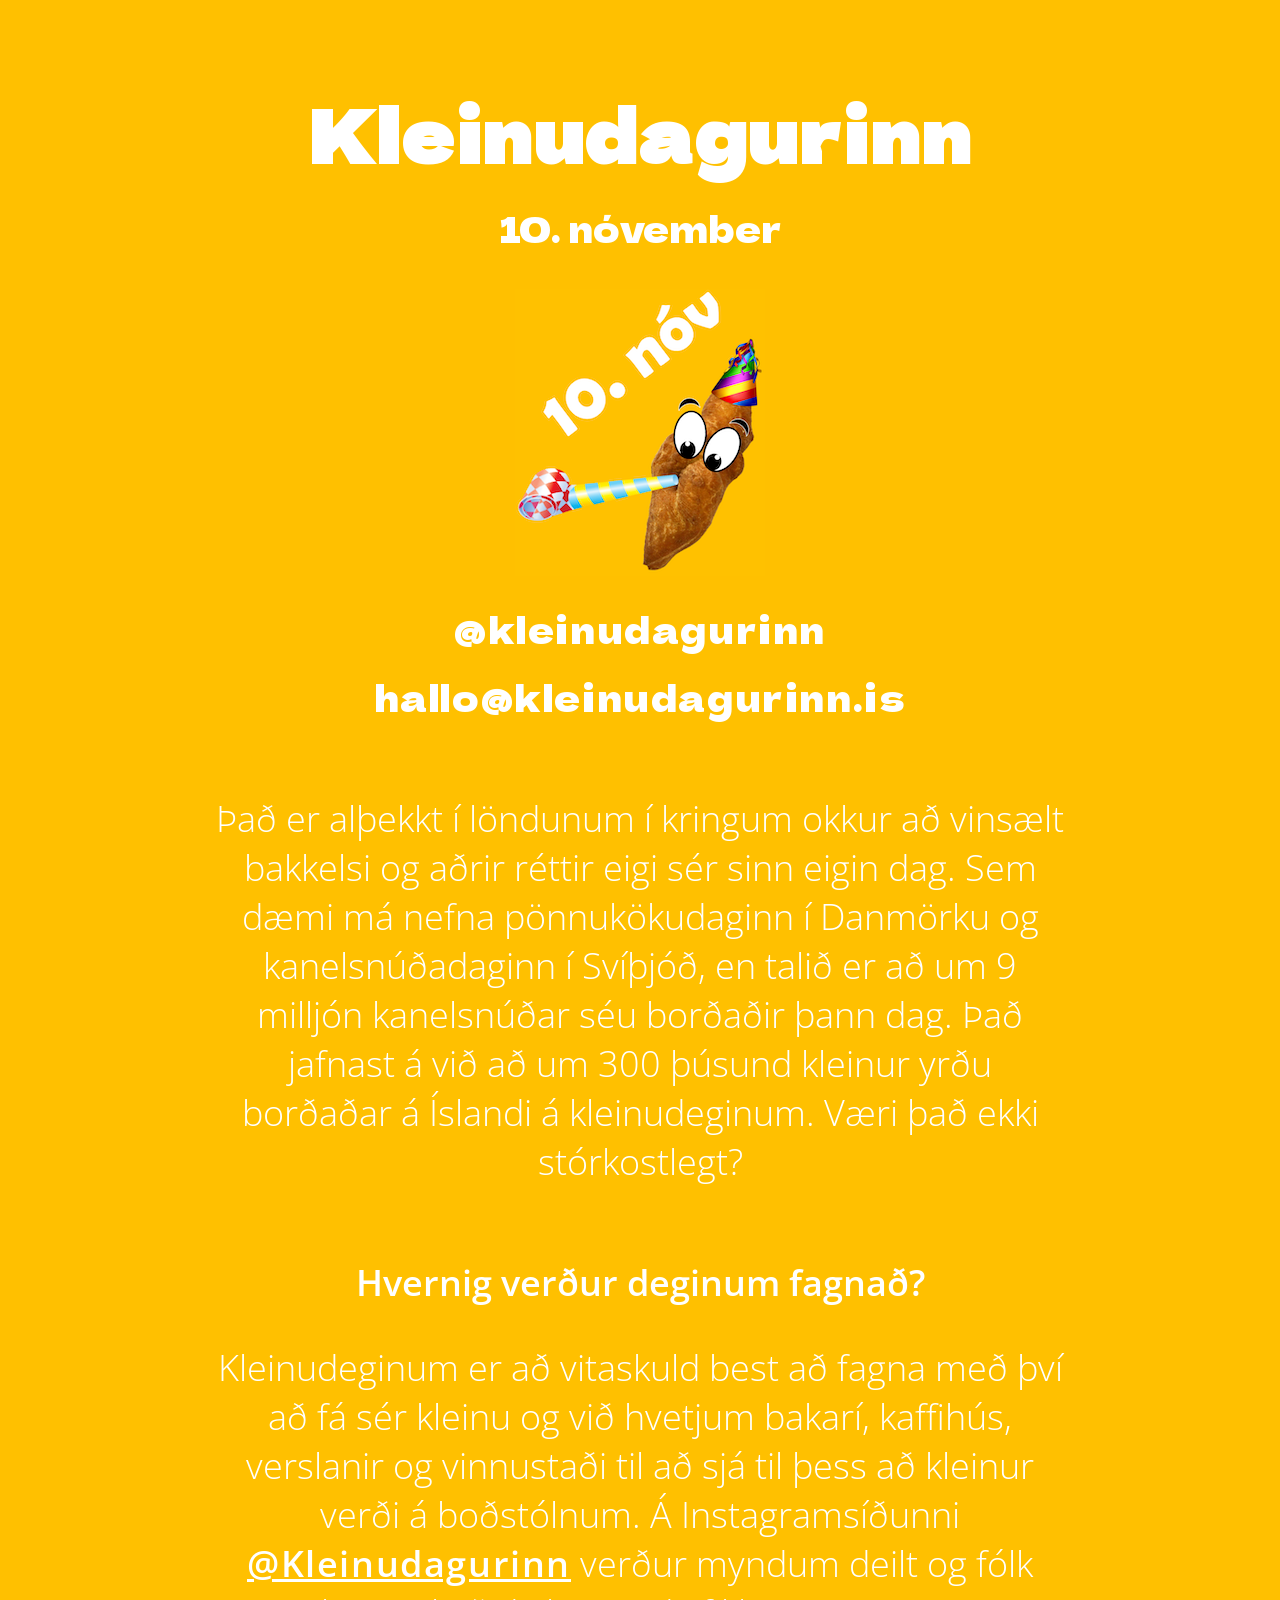
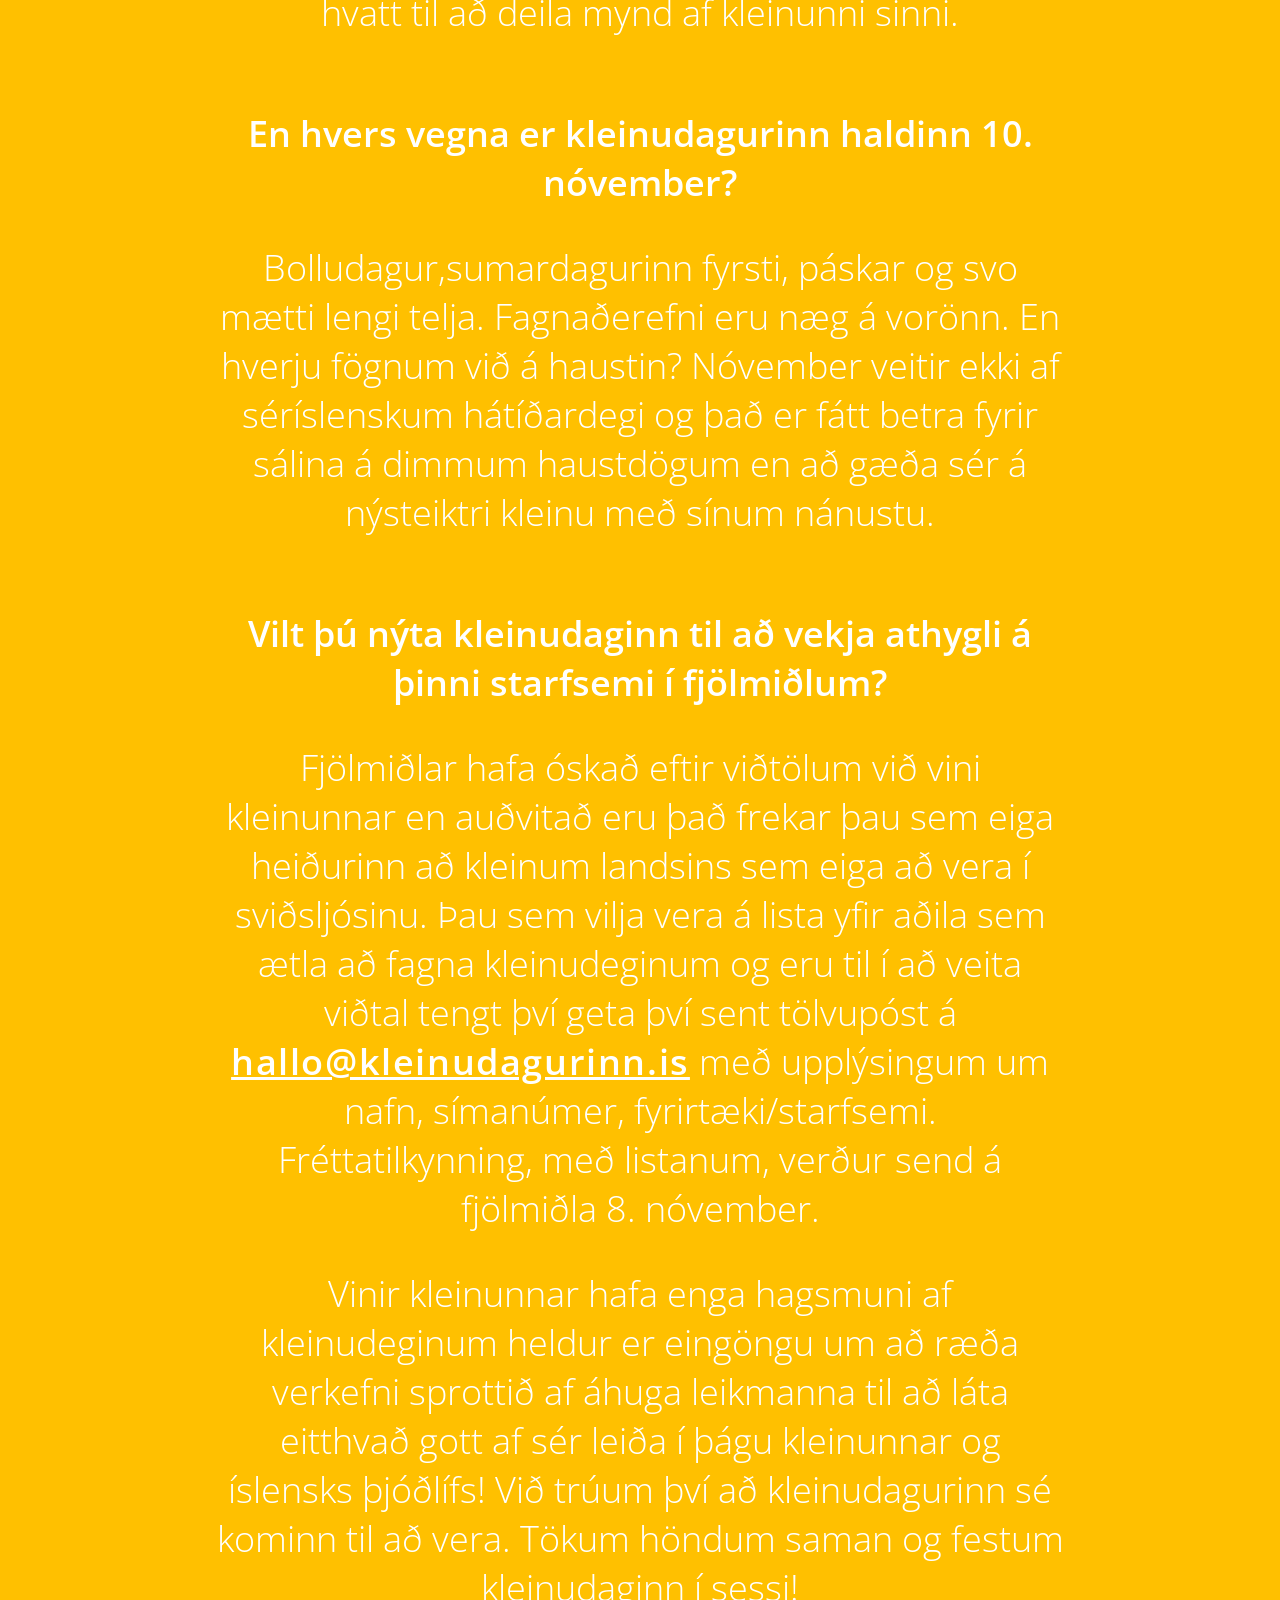
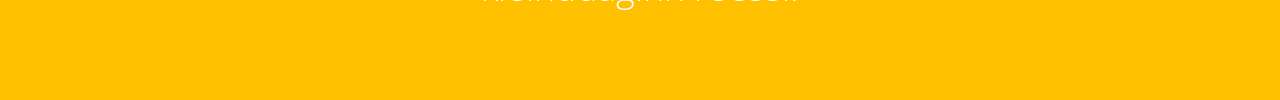
<file: index.html>
<!DOCTYPE html>
<!-- SCRIPT is commented out -->
<html lang="is">
  <head>
    <meta charset="UTF-8" />
    <meta name="viewport" content="width=device-width, initial-scale=1.0" />
    <link rel="preconnect" href="https://fonts.googleapis.com" />
    <link rel="preconnect" href="https://fonts.gstatic.com" crossorigin />
    <link
      href="https://fonts.googleapis.com/css2?family=Dela+Gothic+One&family=Open+Sans:ital,wght@0,300;0,500;0,600;1,400&display=swap"
      rel="stylesheet"
    />
    <!-- <link rel="preconnect" href="https://fonts.googleapis.com" /> -->
    <!-- <link rel="preconnect" href="https://fonts.gstatic.com" crossorigin /> -->
    <link rel="stylesheet" href="style.css?version=17" />
    <title>Kleinudagurinn</title>
    <link rel="apple-touch-icon" sizes="180x180" href="/apple-touch-icon.png" />
    <link rel="icon" type="image/png" sizes="32x32" href="/favicon-32x32.png" />
    <link rel="icon" type="image/png" sizes="16x16" href="/favicon-16x16.png" />
    <link rel="manifest" href="/site.webmanifest" />
  </head>
  <body>
    <div class="container">
      <h1>Kleinudagurinn</h1>
      <p>10. nóvember</p>

      <!-- <div id="countdownHeading" class="countdown">Kleinudagurinn er eftir:</div> -->
      <!-- <div id="countdown">daga klst mín og sek</div> -->
      <!-- <div id="countdown">Viltu kleinu Beta mín !</div> -->
      <!-- <div id="countdown">Takk fyrir frábæran kleinudag!</div> -->
      <!-- <div id="countdown">Sjáumst að ári!</div> -->
      <div class="img">
        <img src="kleina10novlitil2.png" alt="Kleina" />
      </div>
      <div class="link">
        <a href="https://www.instagram.com/kleinudagurinn/" target="_blank"
          >@kleinudagurinn</a
        >
      </div>
      <div class="link">
        <a href="mailto:hallo@kleinudagurinn.is">hallo@kleinudagurinn.is</a>
      </div>
      <div class="about">
        <div class="faq">
          <div class="faqHeading"></div>
          <p class="faqAnswer">
            Það er alþekkt í löndunum í kringum okkur að vinsælt bakkelsi og
            aðrir réttir eigi sér sinn eigin dag. Sem dæmi má nefna
            pönnukökudaginn í Danmörku og kanelsnúðadaginn í Svíþjóð, en talið
            er að um 9 milljón kanelsnúðar séu borðaðir þann dag. Það jafnast á
            við að um 300 þúsund kleinur yrðu borðaðar á Íslandi á
            kleinudeginum. Væri það ekki stórkostlegt?
          </p>
        </div>

        <div class="faq">
          <div class="faqHeading">Hvernig verður deginum fagnað?</div>
          <p class="faqAnswer">
            Kleinudeginum er að vitaskuld best að fagna með því að fá sér kleinu
            og við hvetjum bakarí, kaffihús, verslanir og vinnustaði til að sjá
            til þess að kleinur verði á boðstólnum. Á Instagramsíðunni
            <a
              class="linkText"
              href="https://www.instagram.com/kleinudagurinn/"
              target="_blank"
              >@Kleinudagurinn</a
            >
            verður myndum deilt og fólk hvatt til að deila mynd af kleinunni
            sinni.
          </p>
        </div>

        <div class="faq">
          <div class="faqHeading">
            En hvers vegna er kleinudagurinn haldinn 10. nóvember?
          </div>
          <p class="faqAnswer">
            Bolludagur,sumardagurinn fyrsti, páskar og svo mætti lengi telja.
            Fagnaðerefni eru næg á vorönn. En hverju fögnum við á haustin?
            Nóvember veitir ekki af séríslenskum hátíðardegi og það er fátt
            betra fyrir sálina á dimmum haustdögum en að gæða sér á nýsteiktri
            kleinu með sínum nánustu.
          </p>
        </div>

        <div class="faq">
          <div class="faqHeading">
            Vilt þú nýta kleinudaginn til að vekja athygli á þinni starfsemi í
            fjölmiðlum?
          </div>
          <p class="faqAnswer">
            Fjölmiðlar hafa óskað eftir viðtölum við vini kleinunnar en auðvitað
            eru það frekar þau sem eiga heiðurinn að kleinum landsins sem eiga
            að vera í sviðsljósinu. Þau sem vilja vera á lista yfir aðila sem
            ætla að fagna kleinudeginum og eru til í að veita viðtal tengt því
            geta því sent tölvupóst á

            <a class="linkText" href="mailto:hallo@kleinudagurinn.is"
              >hallo@kleinudagurinn.is</a
            >

            með upplýsingum um nafn, símanúmer, fyrirtæki/starfsemi.
            Fréttatilkynning, með listanum, verður send á fjölmiðla 8. nóvember.
          </p>
          <p class="faqAnswer">
            Vinir kleinunnar hafa enga hagsmuni af kleinudeginum heldur er
            eingöngu um að ræða verkefni sprottið af áhuga leikmanna til að láta
            eitthvað gott af sér leiða í þágu kleinunnar og íslensks þjóðlífs!
            Við trúum því að kleinudagurinn sé kominn til að vera. Tökum höndum
            saman og festum kleinudaginn í sessi!
          </p>
        </div>
      </div>
    </div>

    <!-- <script src="script.js"></script> -->
  </body>
</html>
</file>
<file: style.css>
* {
  margin: 0;
  padding: 0;
  box-sizing: border-box;
}

/* Default styles for small screens (mobile-first) */

body {
  font-size: 16px;
  background-color: #ffc000;
  /* background-color: #946f00; */
  font-family: 'Dela Gothic One', system-ui, cursive;
  padding-bottom: 3rem;
  /* font-family: system-ui, -apple-system, BlinkMacSystemFont, 'Segoe UI', Roboto, Oxygen, Ubuntu, Cantarell, 'Open Sans', 'Helvetica Neue', sans-serif; */
}

.container {
  width: 100%;
  padding: 20px;
}

h1 {
  margin-top: 1.5rem;
  color: #fff;
  text-align: center;
  /* font-size: 2.8rem; */
  padding: 1rem;
  letter-spacing: 0.1rem;
}

p {
  color: #fff;
  text-align: center;
  margin: 0;
}

.about {
  width: 90%;
  margin: 0 auto;
  /* margin: 3rem 0 3rem 0; */
  /* font-family: system-ui, -apple-system, BlinkMacSystemFont, 'Segoe UI', Roboto, Oxygen, Ubuntu, Cantarell, 'Open Sans', 'Helvetica Neue', sans-serif; */
  font-family: 'Open Sans';
}
.faq {
  margin-top: 2em;
}
.faqHeading {
  color: #fff;
  /* color: #545454; */
  font-size: 1em;
  text-align: center;
  margin-top: 0em;
  /* margin-bottom: 1em; */
  font-weight: 600;
}

.faqAnswer {
  font-size: 1em;
  text-align: center;
  color: #fff;
  /* color: #545454; */
  font-weight: 300;
  margin-top: 1em;
}

.link,
a {
  text-align: center;
  /* font-size: 1.2rem; */
  margin-bottom: 0rem;
  margin-top: 1rem;
  text-decoration: none;
  color: #fff;
  letter-spacing: 0.1rem;
}
.linkText {
  color: white;
  text-decoration: underline;
  font-weight: 600;
}
.countdown {
  text-align: center;
  /* font-family: Helvetica, Arial, sans-serif; */
  color: #fff;
  /* font-size: 1.2rem; */
  margin-bottom: 0.5rem;
}
#countdown {
  text-align: center;
  /* font-family: Helvetica, Arial, sans-serif; */
  color: #fff;
  /* font-size: 1.2rem; */
}

.img {
  text-align: center;
  margin: 1em 0 0em 0;
  /* height: auto; */
}
/* Media query for small screens (mobile) */
@media (min-width: 320px) {
  body {
    font-size: 16px; /* You can keep the same font size for small screens */
  }
}

/* Media query for medium screens (tablets) */
@media (min-width: 725px) {
  body {
    font-size: 26px; /* Increase font size for tablets */
  }

  .container {
    max-width: 725px; /* Adjust container width for tablets */
    margin: 0 auto; /* Center the container horizontally */
    padding: 30px; /* Increase padding for tablets */
  }
}

/* Media query for large screens (desktops) */
@media (min-width: 1024px) {
  body {
    font-size: 36px; /* Increase font size for desktops */
  }

  .container {
    max-width: 1024px; /* Adjust container width for desktops */
    padding: 40px; /* Increase padding for desktops */
  }
}

/* Media query for extra-large screens (big screens) */
@media (min-width: 1440px) {
  body {
    font-size: 56px; /* Increase font size for big screens */
  }

  .container {
    max-width: 1440px; /* Adjust container width for big screens */
    padding: 50px; /* Increase padding for big screens */
  }
}
</file>
